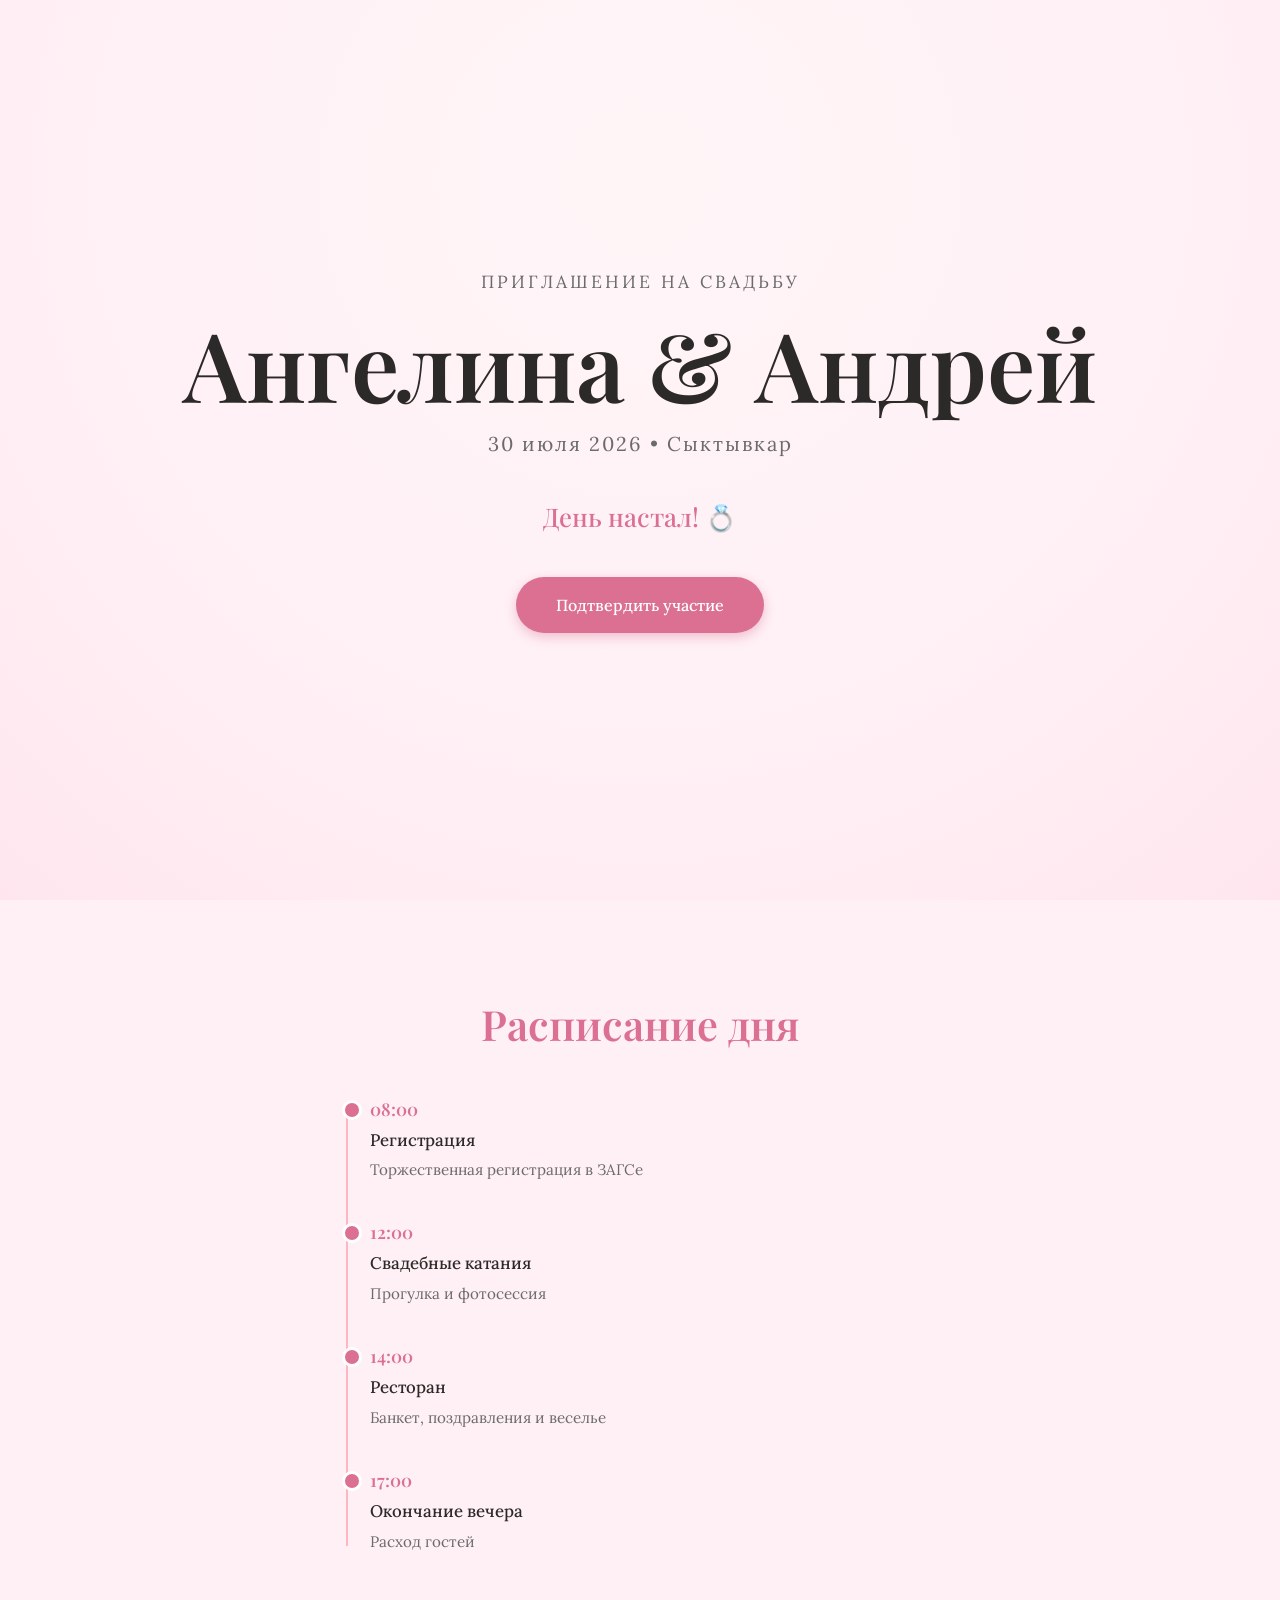
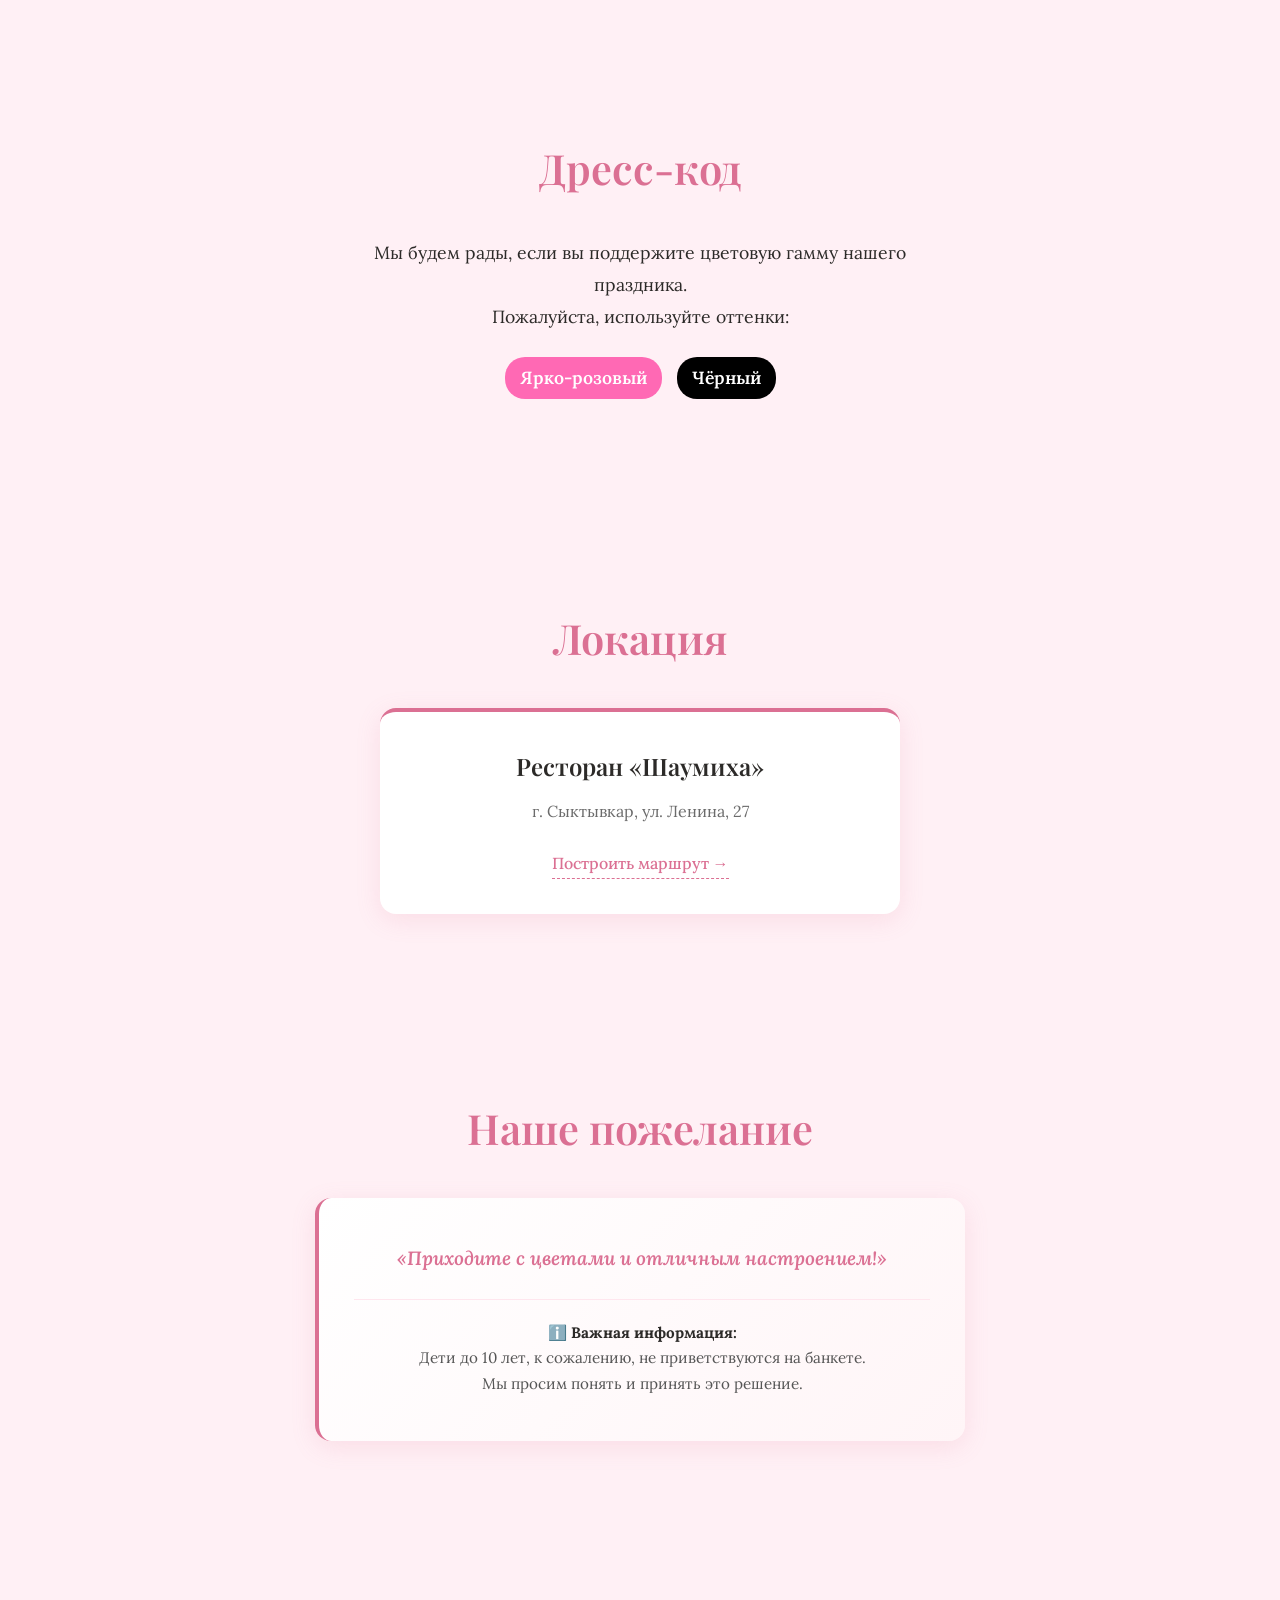
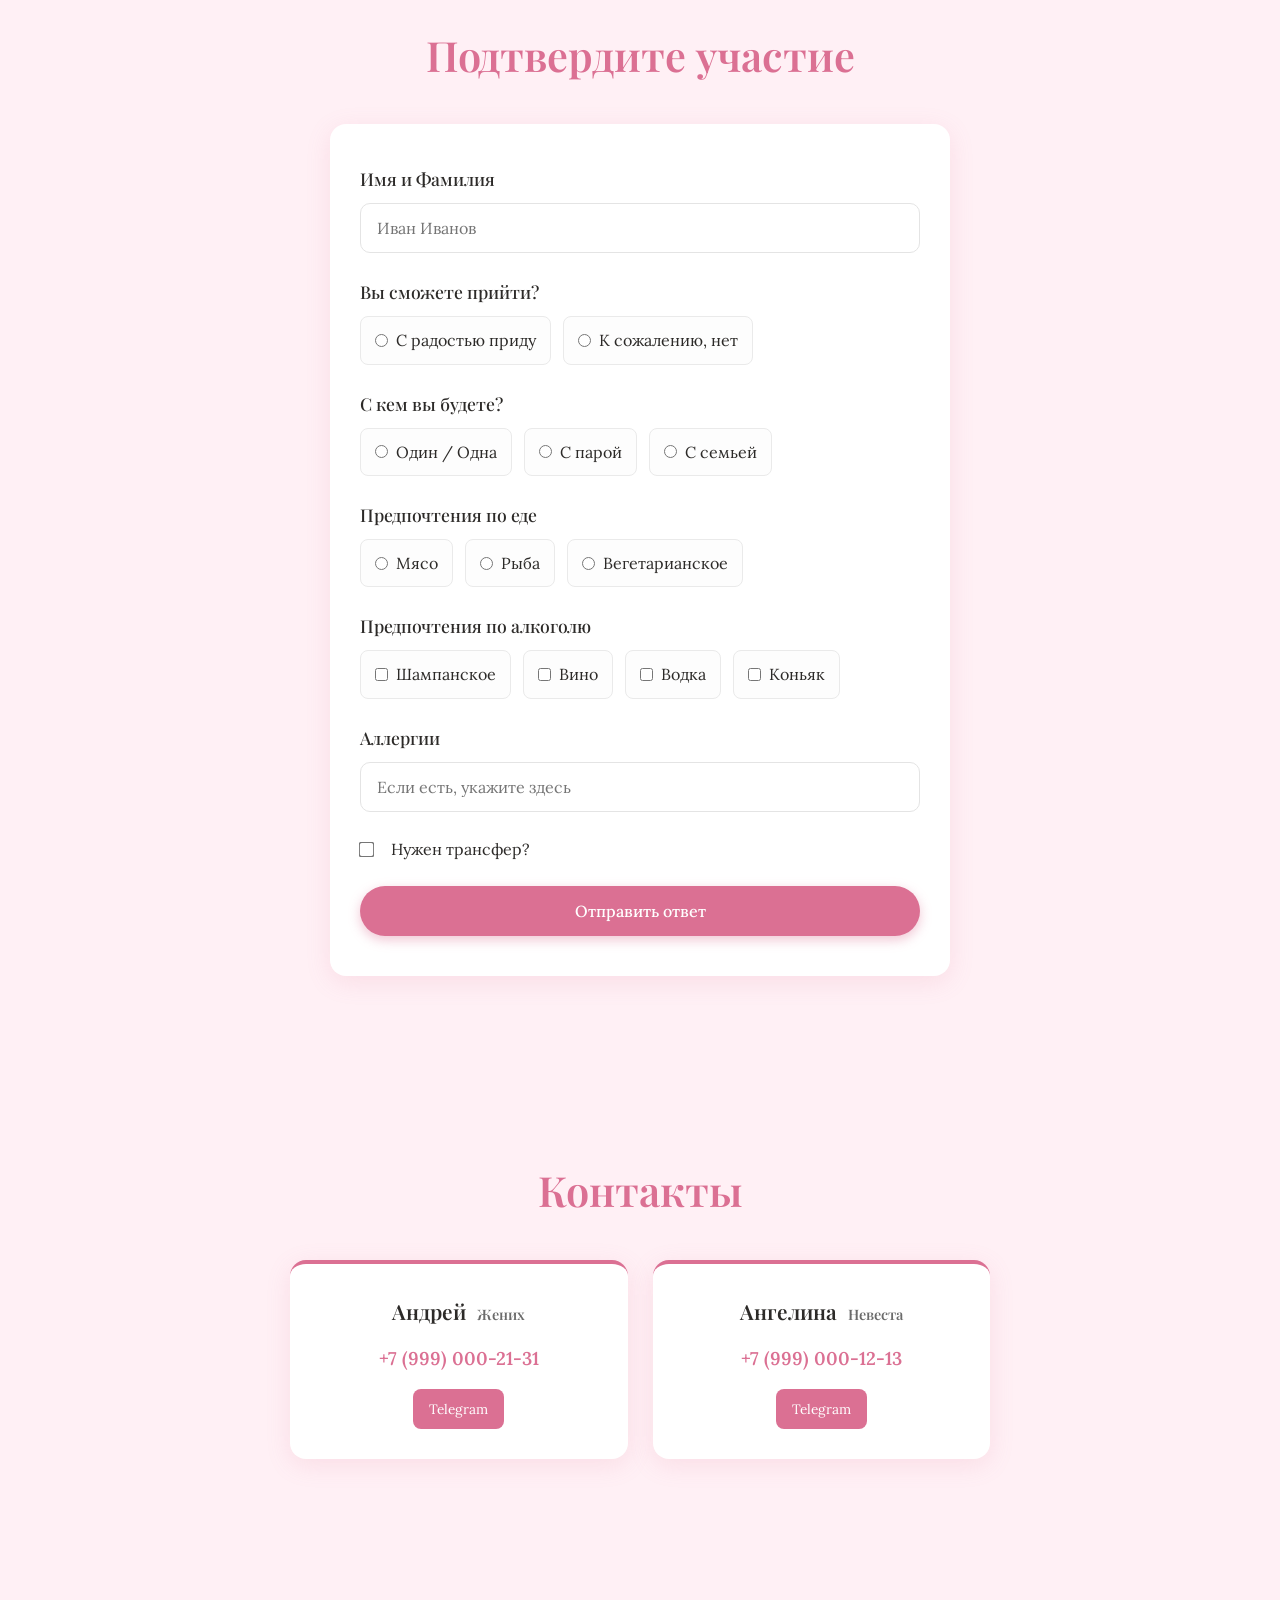
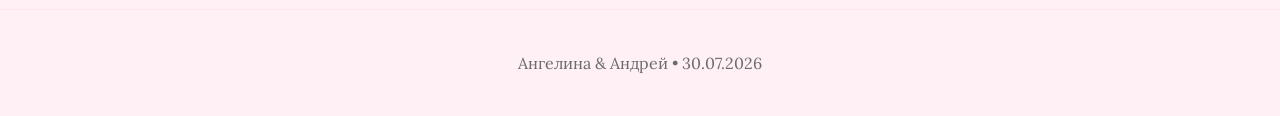
<file: index.html>
<!DOCTYPE html>
<html lang="ru">
<head>
  <meta charset="UTF-8">
  <meta name="viewport" content="width=device-width, initial-scale=1.0">
  <title>Ангелина & Андрей | Свадьба 30.07.2026</title>
  <meta name="description" content="Приглашение на свадьбу Ангелины и Андрея. 30 июля 2026, Сыктывкар.">
  
  <!-- Шрифты -->
  <link rel="preconnect" href="https://fonts.googleapis.com">
  <link rel="preconnect" href="https://fonts.gstatic.com" crossorigin>
  <link href="https://fonts.googleapis.com/css2?family=Lora:ital,wght@0,400;0,500;0,600;1,400&family=Playfair+Display:ital,wght@0,400;0,600;1,400&display=swap" rel="stylesheet">

  <style>
    :root {
      /* Палитра: Розовый сайт, как просил заказчик */
      --bg: #FFF0F5; /* LavenderBlush */
      --bg-hero: radial-gradient(circle at 50% 20%, #FFF5F7, #FFF0F5 60%, #FFE6EE);
      --card: #FFFFFF;
      --text: #2C2A28;
      --text-light: #6B6B6B;
      --accent: #DB7093; /* PaleVioletRed - элегантный розовый */
      --accent-hover: #C75B7A;
      --shadow: 0 6px 24px rgba(219,112,147,0.15);
      --radius: 16px;
      --font-serif: 'Playfair Display', serif;
      --font-body: 'Lora', serif;
    }

    * { box-sizing: border-box; margin: 0; padding: 0; }
    html { scroll-behavior: smooth; }
    body {
      font-family: var(--font-body);
      background: var(--bg);
      color: var(--text);
      line-height: 1.65;
      overflow-x: hidden;
    }

    .container { max-width: 920px; margin: 0 auto; padding: 0 20px; }
    section { padding: 90px 0; opacity: 0; transform: translateY(25px); transition: all 0.8s cubic-bezier(0.22, 1, 0.36, 1); }
    section.visible { opacity: 1; transform: translateY(0); }
    h1, h2, h3 { font-family: var(--font-serif); font-weight: 600; color: var(--text); }
    h2 { font-size: clamp(2rem, 5vw, 2.6rem); text-align: center; margin-bottom: 35px; color: var(--accent); }
    
    .btn {
      display: inline-block; padding: 15px 40px; background: var(--accent); color: #fff;
      text-decoration: none; border-radius: 50px; font-weight: 500; transition: 0.3s;
      border: none; cursor: pointer; font-size: 1rem; font-family: var(--font-body);
      box-shadow: 0 4px 12px rgba(219,112,147,0.4);
    }
    .btn:hover { background: var(--accent-hover); transform: translateY(-2px); }

    /* HERO */
    .hero {
      min-height: 100vh; display: flex; align-items: center; justify-content: center;
      text-align: center; background: var(--bg-hero); padding: 40px 20px; position: relative;
    }
    .hero-content .subtitle { font-size: 1.1rem; color: var(--text-light); text-transform: uppercase; letter-spacing: 3px; margin-bottom: 10px; }
    .hero-content h1 { font-size: clamp(3.2rem, 11vw, 6rem); line-height: 1.1; margin: 15px 0 10px; color: var(--text); }
    .hero .date { font-size: 1.25rem; color: var(--text-light); letter-spacing: 2px; margin-bottom: 35px; }
    .countdown { display: flex; gap: 15px; justify-content: center; margin-bottom: 40px; flex-wrap: wrap; }
    .countdown-item { background: var(--card); padding: 18px 14px; border-radius: 14px; box-shadow: var(--shadow); min-width: 90px; text-align: center; }
    .countdown-item .num { display: block; font-size: 1.9rem; font-weight: 600; color: var(--accent); line-height: 1; font-family: var(--font-serif); }
    .countdown-item .label { font-size: 0.7rem; text-transform: uppercase; color: var(--text-light); margin-top: 6px; letter-spacing: 1px; }

    /* TIMELINE */
    .timeline { position: relative; padding-left: 30px; max-width: 600px; margin: 0 auto; }
    .timeline::before { content: ''; position: absolute; left: 6px; top: 8px; bottom: 8px; width: 2px; background: #FFB6C1; }
    .timeline-item { position: relative; margin-bottom: 35px; }
    .timeline-item:last-child { margin-bottom: 0; }
    .timeline-item::before {
      content: ''; position: absolute; left: -28px; top: 6px; width: 14px; height: 14px;
      background: var(--accent); border: 3px solid var(--card); border-radius: 50%;
    }
    .time { font-weight: 600; color: var(--accent); margin-bottom: 4px; font-family: var(--font-serif); font-size: 1.1rem; }
    .event { font-weight: 500; margin-bottom: 3px; font-size: 1.05rem; }
    .desc { color: var(--text-light); font-size: 0.95rem; }

    /* DRESS CODE */
    .dresscode-text { text-align: center; max-width: 600px; margin: 0 auto; font-size: 1.1rem; line-height: 1.8; }
    .dresscode-highlight { font-weight: 600; padding: 5px 15px; border-radius: 20px; display: inline-block; margin: 5px; }
    .color-pink { background: #FF69B4; color: #fff; }
    .color-black { background: #000; color: #fff; }

    /* LOCATION */
    .location-card {
      background: var(--card); padding: 35px 30px; border-radius: var(--radius); box-shadow: var(--shadow);
      text-align: center; max-width: 520px; margin: 0 auto; border-top: 4px solid var(--accent);
    }
    .location-card h3 { margin-bottom: 12px; font-size: 1.5rem; }
    .location-card p { margin-bottom: 25px; color: var(--text-light); }
    .map-link {
      display: inline-flex; align-items: center; gap: 8px; color: var(--accent); text-decoration: none;
      font-weight: 500; border-bottom: 1px dashed var(--accent); padding-bottom: 2px;
    }

    /* WISHES */
    .wishes-box {
      background: linear-gradient(135deg, #ffffff 0%, #fff5f7 100%);
      padding: 45px 35px; border-radius: var(--radius); border-left: 4px solid var(--accent);
      max-width: 650px; margin: 0 auto; text-align: center; box-shadow: var(--shadow);
    }
    .wishes-main { font-style: italic; font-size: 1.2rem; margin-bottom: 25px; color: var(--accent); font-weight: 600; }
    .wishes-note { padding-top: 20px; border-top: 1px solid #ffe6ee; color: #555; font-size: 0.95rem; }
    .wishes-note strong { color: var(--text); }

    /* RSVP FORM */
    .rsvp-form { max-width: 620px; margin: 0 auto; background: var(--card); padding: 40px 30px; border-radius: var(--radius); box-shadow: var(--shadow); }
    .form-group { margin-bottom: 24px; }
    .form-label { display: block; margin-bottom: 10px; font-weight: 500; font-family: var(--font-serif); font-size: 1.1rem; }
    .form-input, .form-textarea, select {
      width: 100%; padding: 14px 16px; border: 1px solid #e4e4e4; border-radius: 10px;
      font-family: var(--font-body); font-size: 1rem; background: #fff; transition: 0.3s;
    }
    .form-input:focus, .form-textarea:focus, select:focus { outline: none; border-color: var(--accent); box-shadow: 0 0 0 3px rgba(219,112,147,0.2); }
    .radio-group, .checkbox-group { display: flex; flex-wrap: wrap; gap: 12px; }
    .radio-item, .check-item {
      display: flex; align-items: center; gap: 8px; cursor: pointer; padding: 10px 14px;
      border: 1px solid #eaeaea; border-radius: 8px; transition: 0.2s; background: #fdfdfd;
    }
    .radio-item:hover, .check-item:hover { border-color: var(--accent); }
    input[type="radio"]:checked + span, input[type="checkbox"]:checked + span { color: var(--accent); font-weight: 500; }
    
    /* CONTACTS */
    .contacts-grid { display: grid; grid-template-columns: repeat(auto-fit, minmax(280px, 1fr)); gap: 25px; max-width: 700px; margin: 0 auto; }
    .contact-card {
      background: var(--card); padding: 30px 25px; border-radius: var(--radius); box-shadow: var(--shadow);
      text-align: center; border-top: 4px solid var(--accent);
    }
    .contact-card h3 { margin-bottom: 5px; font-size: 1.3rem; }
    .role { color: var(--text-light); font-size: 0.9rem; margin-left: 6px; }
    .contact-link { display: block; margin: 15px 0; font-size: 1.15rem; color: var(--accent); text-decoration: none; font-weight: 600; }
    .messenger-links { display: flex; justify-content: center; gap: 12px; margin-top: 10px; }
    .msg-btn { padding: 9px 16px; background: var(--accent); color: #fff; border-radius: 8px; text-decoration: none; font-size: 0.85rem; }

    footer { text-align: center; padding: 40px 20px; color: var(--text-light); border-top: 1px solid #ffe6ee; margin-top: 60px; }

    @media (max-width: 768px) {
      section { padding: 70px 0; }
      .hero-content h1 { font-size: 3.2rem; }
      .contacts-grid { grid-template-columns: 1fr; }
    }
  </style>
</head>
<body>

  <header class="hero">
    <div class="hero-content">
      <p class="subtitle">Приглашение на свадьбу</p>
      <h1>Ангелина & Андрей</h1>
      <p class="date">30 июля 2026 • Сыктывкар</p>
      
      <div class="countdown" id="countdown">
        <div class="countdown-item"><span class="num" id="days">00</span><span class="label">Дней</span></div>
        <div class="countdown-item"><span class="num" id="hours">00</span><span class="label">Часов</span></div>
        <div class="countdown-item"><span class="num" id="minutes">00</span><span class="label">Минут</span></div>
        <div class="countdown-item"><span class="num" id="seconds">00</span><span class="label">Секунд</span></div>
      </div>
      <a href="#rsvp" class="btn">Подтвердить участие</a>
    </div>
  </header>

  <div class="container">
    <section id="schedule">
      <h2>Расписание дня</h2>
      <div class="timeline">
        <div class="timeline-item">
          <div class="time">08:00</div>
          <div class="event">Регистрация</div>
          <div class="desc">Торжественная регистрация в ЗАГСе</div>
        </div>
        <div class="timeline-item">
          <div class="time">12:00</div>
          <div class="event">Свадебные катания</div>
          <div class="desc">Прогулка и фотосессия</div>
        </div>
        <div class="timeline-item">
          <div class="time">14:00</div>
          <div class="event">Ресторан</div>
          <div class="desc">Банкет, поздравления и веселье</div>
        </div>
        <div class="timeline-item">
          <div class="time">17:00</div>
          <div class="event">Окончание вечера</div>
          <div class="desc">Расход гостей</div>
        </div>
      </div>
    </section>

    <section id="dresscode">
      <h2>Дресс-код</h2>
      <div class="dresscode-text">
        <p>Мы будем рады, если вы поддержите цветовую гамму нашего праздника.</p>
        <p>Пожалуйста, используйте оттенки:</p>
        <div style="margin: 20px 0;">
          <span class="dresscode-highlight color-pink">Ярко-розовый</span>
          <span class="dresscode-highlight color-black">Чёрный</span>
        </div>
      </div>
    </section>

    <section id="location">
      <h2>Локация</h2>
      <div class="location-card">
        <h3>Ресторан «Шаумиха»</h3>
        <p>г. Сыктывкар, ул. Ленина, 27</p>
        <a href="https://yandex.ru/maps/?text=Сыктывкар+ул.+Ленина+27" target="_blank" class="map-link">Построить маршрут →</a>
      </div>
    </section>

    <section id="wishes">
      <h2>Наше пожелание</h2>
      <div class="wishes-box">
        <p class="wishes-main">«Приходите с цветами и отличным настроением!»</p>
        <div class="wishes-note">
          <strong>ℹ️ Важная информация:</strong><br>
          Дети до 10 лет, к сожалению, не приветствуются на банкете.<br>
          Мы просим понять и принять это решение.
        </div>
      </div>
    </section>

    <section id="rsvp">
      <h2>Подтвердите участие</h2>
      <!-- ✅ Форма FormSubmit с русскими названиями полей -->
      <form class="rsvp-form" action="https://formsubmit.co/vovave97@ya.ru" method="POST" target="_blank">
        <input type="hidden" name="_captcha" value="false">
        <input type="hidden" name="_subject" value="💍 Заявка: Ангелина & Андрей">
        <input type="hidden" name="_template" value="box">

        <div class="form-group">
          <label class="form-label">Имя и Фамилия</label>
          <input type="text" class="form-input" name="Имя" placeholder="Иван Иванов" required>
        </div>

        <div class="form-group">
          <label class="form-label">Вы сможете прийти?</label>
          <div class="radio-group">
            <label class="radio-item"><input type="radio" name="Присутствие" value="С радостью приду" required> <span>С радостью приду</span></label>
            <label class="radio-item"><input type="radio" name="Присутствие" value="К сожалению, нет"> <span>К сожалению, нет</span></label>
          </div>
        </div>

        <div class="form-group">
          <label class="form-label">С кем вы будете?</label>
          <div class="radio-group">
            <label class="radio-item"><input type="radio" name="С кем" value="Один" required> <span>Один / Одна</span></label>
            <label class="radio-item"><input type="radio" name="С кем" value="С парой"> <span>С парой</span></label>
            <label class="radio-item"><input type="radio" name="С кем" value="С семьей"> <span>С семьей</span></label>
          </div>
        </div>

        <div class="form-group">
          <label class="form-label">Предпочтения по еде</label>
          <div class="radio-group">
            <label class="radio-item"><input type="radio" name="Еда" value="Мясо"> <span>Мясо</span></label>
            <label class="radio-item"><input type="radio" name="Еда" value="Рыба"> <span>Рыба</span></label>
            <label class="radio-item"><input type="radio" name="Еда" value="Вегетарианское"> <span>Вегетарианское</span></label>
          </div>
        </div>

        <div class="form-group">
          <label class="form-label">Предпочтения по алкоголю</label>
          <div class="checkbox-group">
            <label class="check-item"><input type="checkbox" name="Алкоголь" value="Шампанское"> <span>Шампанское</span></label>
            <label class="check-item"><input type="checkbox" name="Алкоголь" value="Вино"> <span>Вино</span></label>
            <label class="check-item"><input type="checkbox" name="Алкоголь" value="Водка"> <span>Водка</span></label>
            <label class="check-item"><input type="checkbox" name="Алкоголь" value="Коньяк"> <span>Коньяк</span></label>
          </div>
        </div>

        <div class="form-group">
          <label class="form-label">Аллергии</label>
          <input type="text" class="form-input" name="Аллергии" placeholder="Если есть, укажите здесь">
        </div>

        <div class="form-group">
          <label class="check-item" style="border: none; background: transparent; padding: 0;">
            <input type="checkbox" name="Трансфер" value="Нужен" style="transform: scale(1.2); margin-right: 10px;"> 
            <span>Нужен трансфер?</span>
          </label>
        </div>

        <button type="submit" class="btn" style="width: 100%;">Отправить ответ</button>
      </form>
    </section>
    
    <section id="contacts">
      <h2>Контакты</h2>
      <div class="contacts-grid">
        <div class="contact-card">
          <h3>Андрей <span class="role">Жених</span></h3>
          <a href="tel:+79990002131" class="contact-link">+7 (999) 000-21-31</a>
          <div class="messenger-links">
            <a href="https://t.me/+79990002131" target="_blank" class="msg-btn">Telegram</a>
          </div>
        </div>
        <div class="contact-card">
          <h3>Ангелина <span class="role">Невеста</span></h3>
          <a href="tel:+79990001213" class="contact-link">+7 (999) 000-12-13</a>
          <div class="messenger-links">
            <a href="https://t.me/+79990001213" target="_blank" class="msg-btn">Telegram</a>
          </div>
        </div>
      </div>
    </section>
  </div>

  <footer>
    <p>Ангелина & Андрей • 30.07.2026</p>
  </footer>

  <script>
    // 1. Таймер обратного отсчета
    const targetDate = new Date('2026-07-30T08:00:00').getTime();
    function updateCountdown() {
      const now = new Date().getTime();
      const diff = targetDate - now;
      if (diff <= 0) {
        document.getElementById('countdown').innerHTML = '<div style="font-size:1.6rem; color:var(--accent); font-weight:500; font-family:var(--font-serif);">День настал! 💍</div>';
        return;
      }
      document.getElementById('days').textContent = Math.floor(diff / (1000 * 60 * 60 * 24)).toString().padStart(2, '0');
      document.getElementById('hours').textContent = Math.floor((diff % (1000 * 60 * 60 * 24)) / (1000 * 60 * 60)).toString().padStart(2, '0');
      document.getElementById('minutes').textContent = Math.floor((diff % (1000 * 60 * 60)) / (1000 * 60)).toString().padStart(2, '0');
      document.getElementById('seconds').textContent = Math.floor((diff % (1000 * 60)) / 1000).toString().padStart(2, '0');
    }
    setInterval(updateCountdown, 1000);
    updateCountdown();

    // 2. Анимация появления блоков при скролле
    const observer = new IntersectionObserver((entries) => {
      entries.forEach(entry => { if (entry.isIntersecting) entry.target.classList.add('visible'); });
    }, { threshold: 0.15 });
    document.querySelectorAll('section').forEach(s => observer.observe(s));
  </script>
</body>
</html>
</file>
